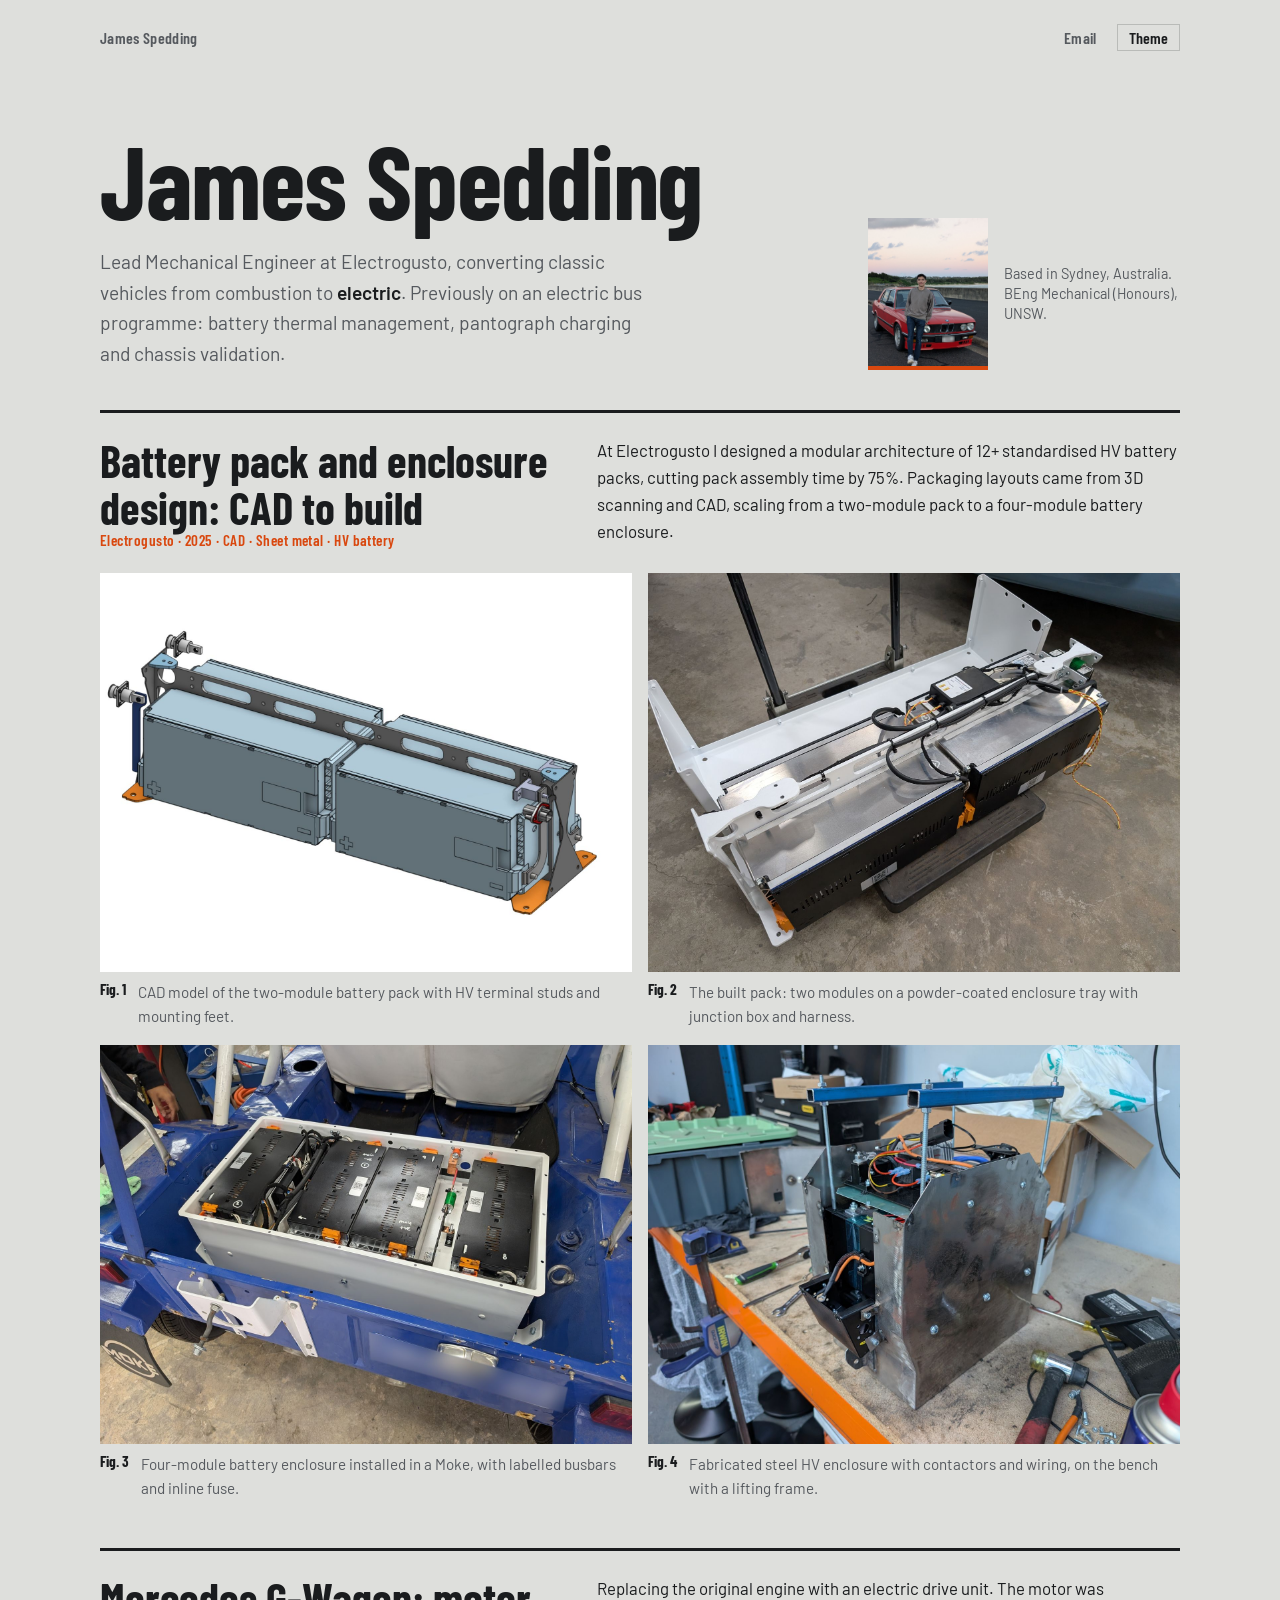
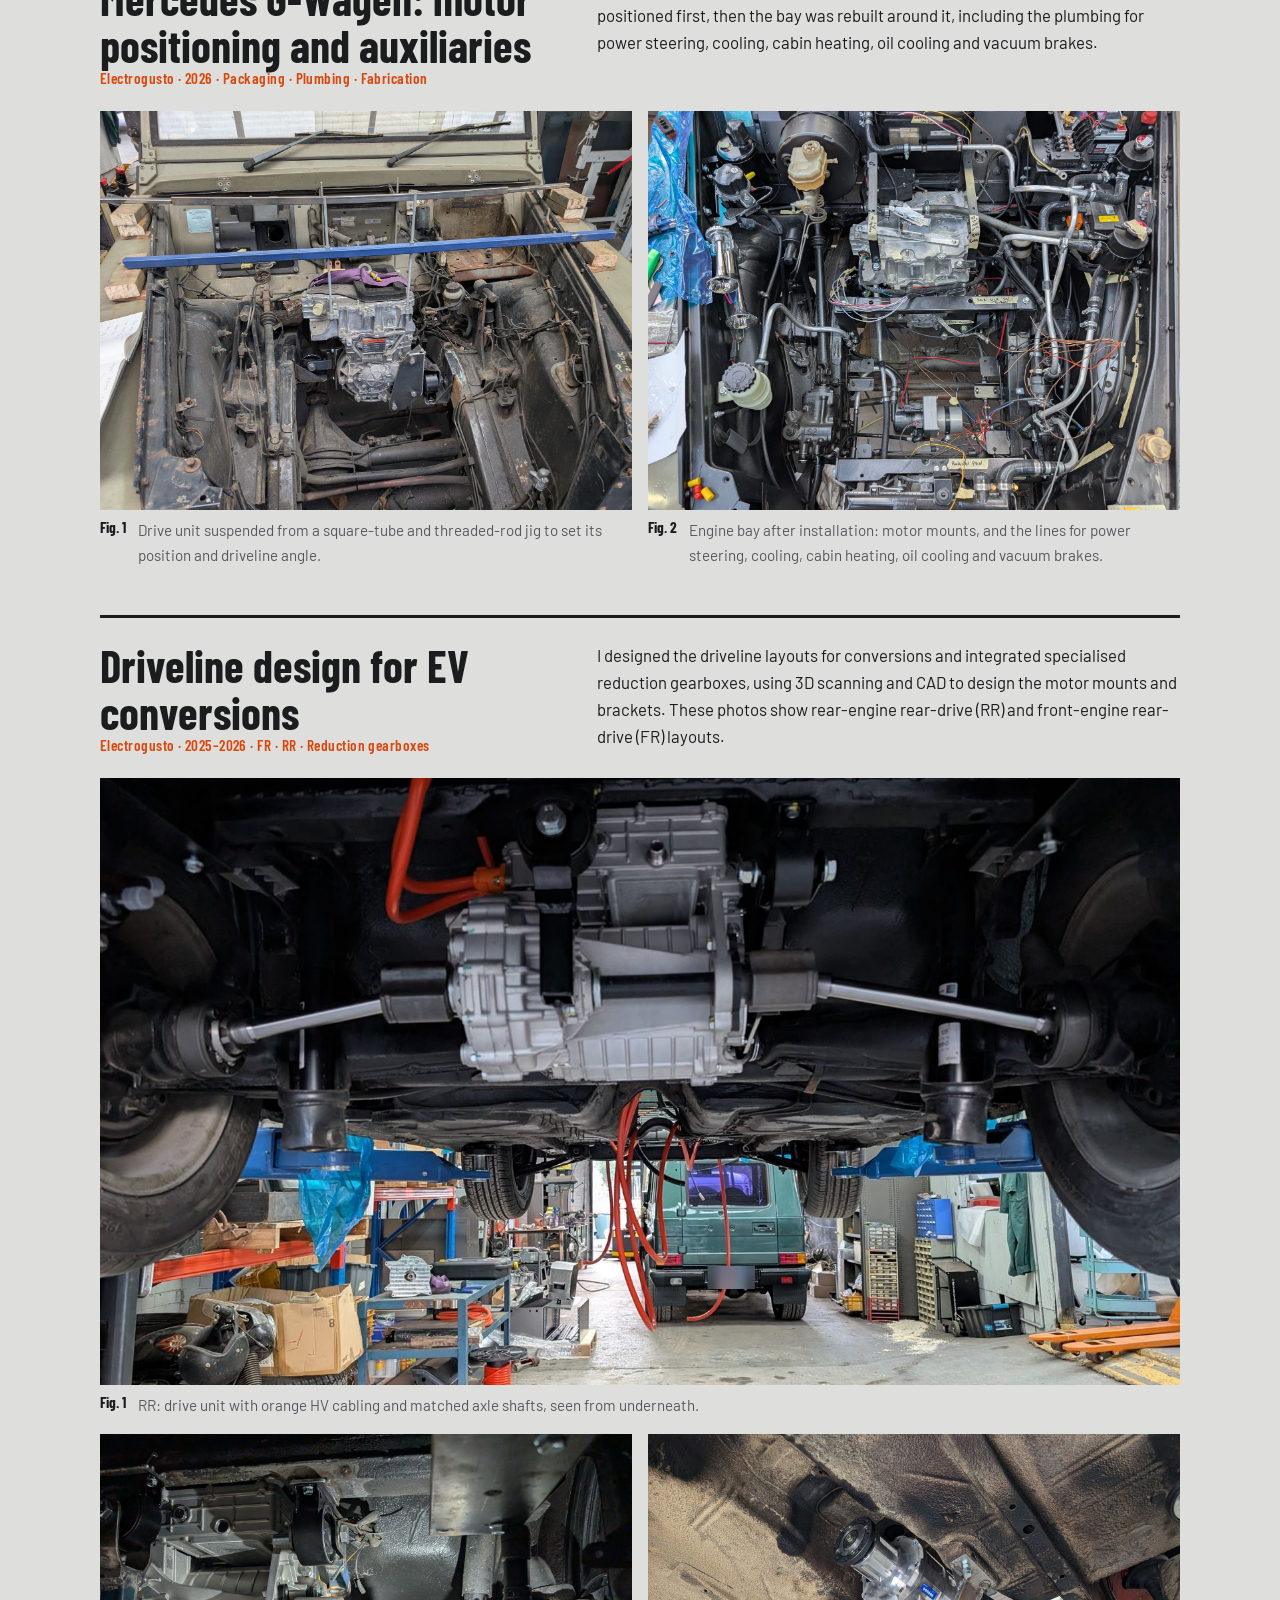
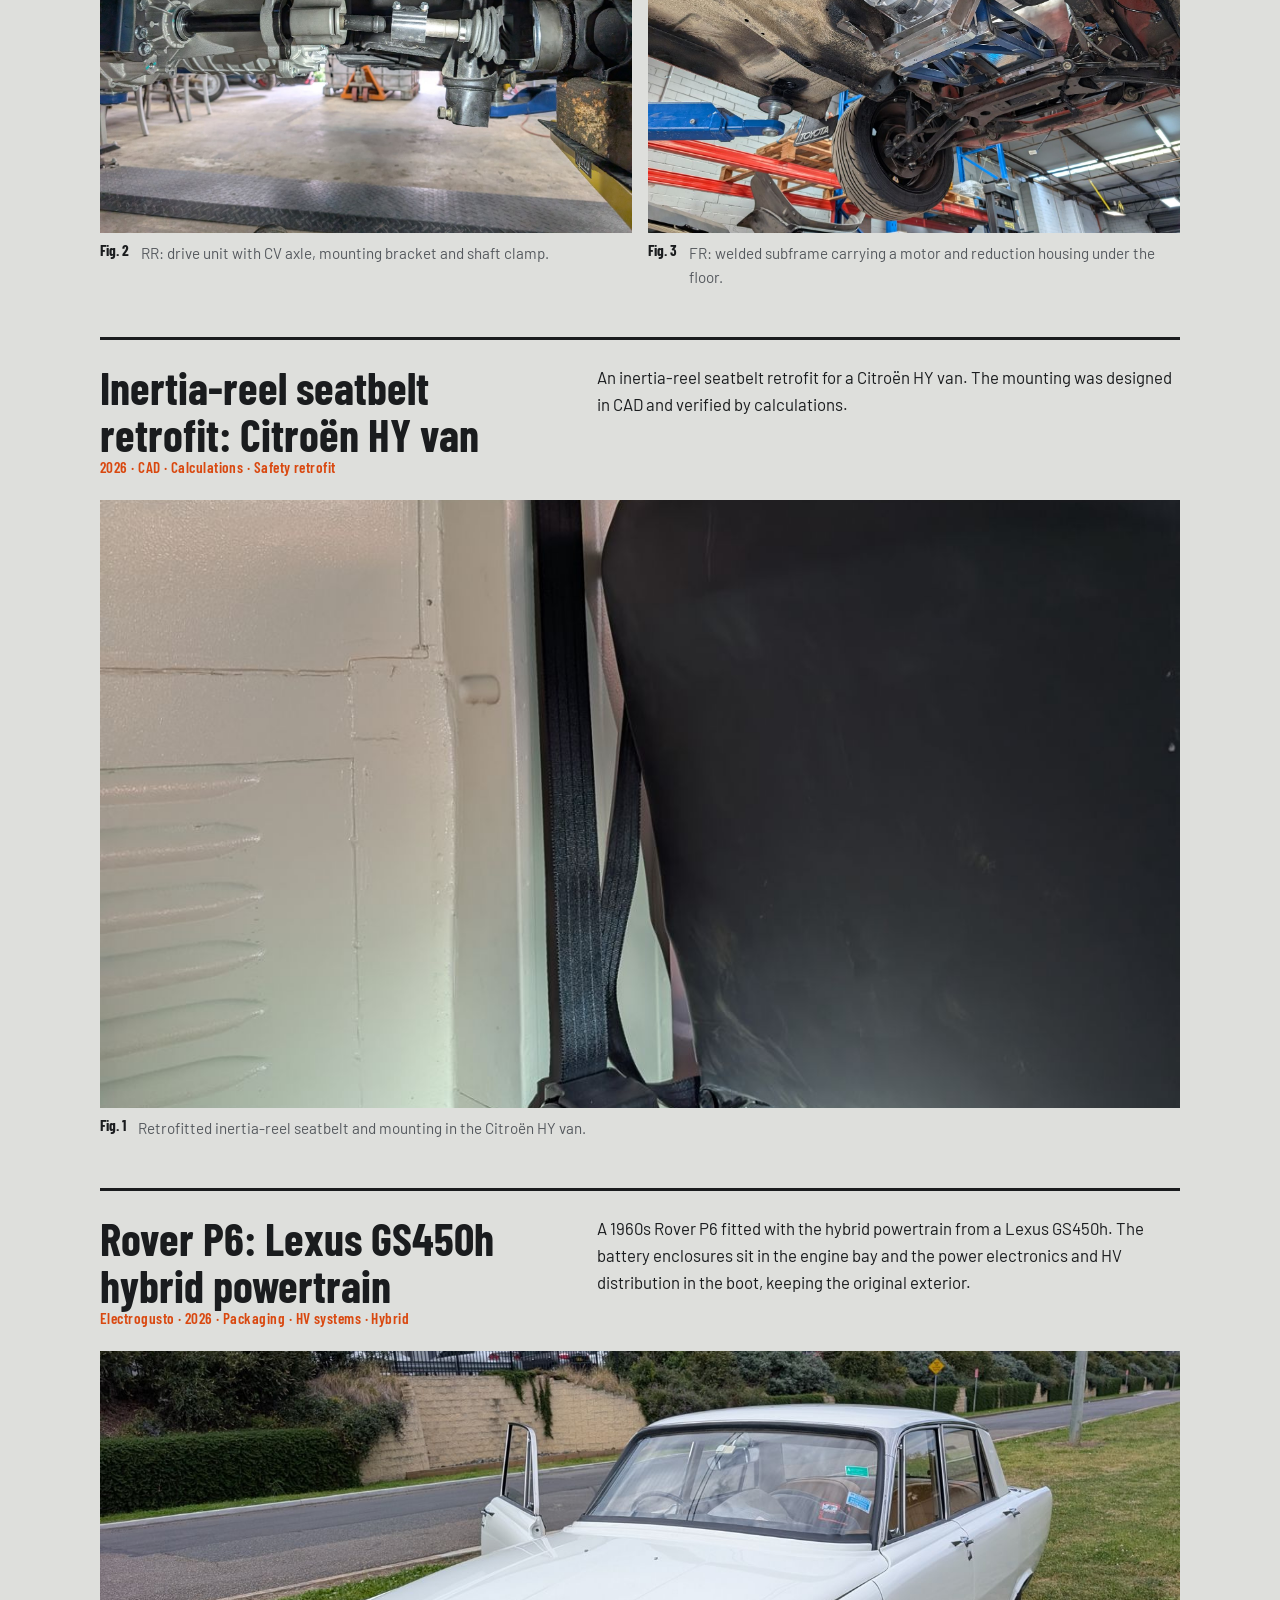
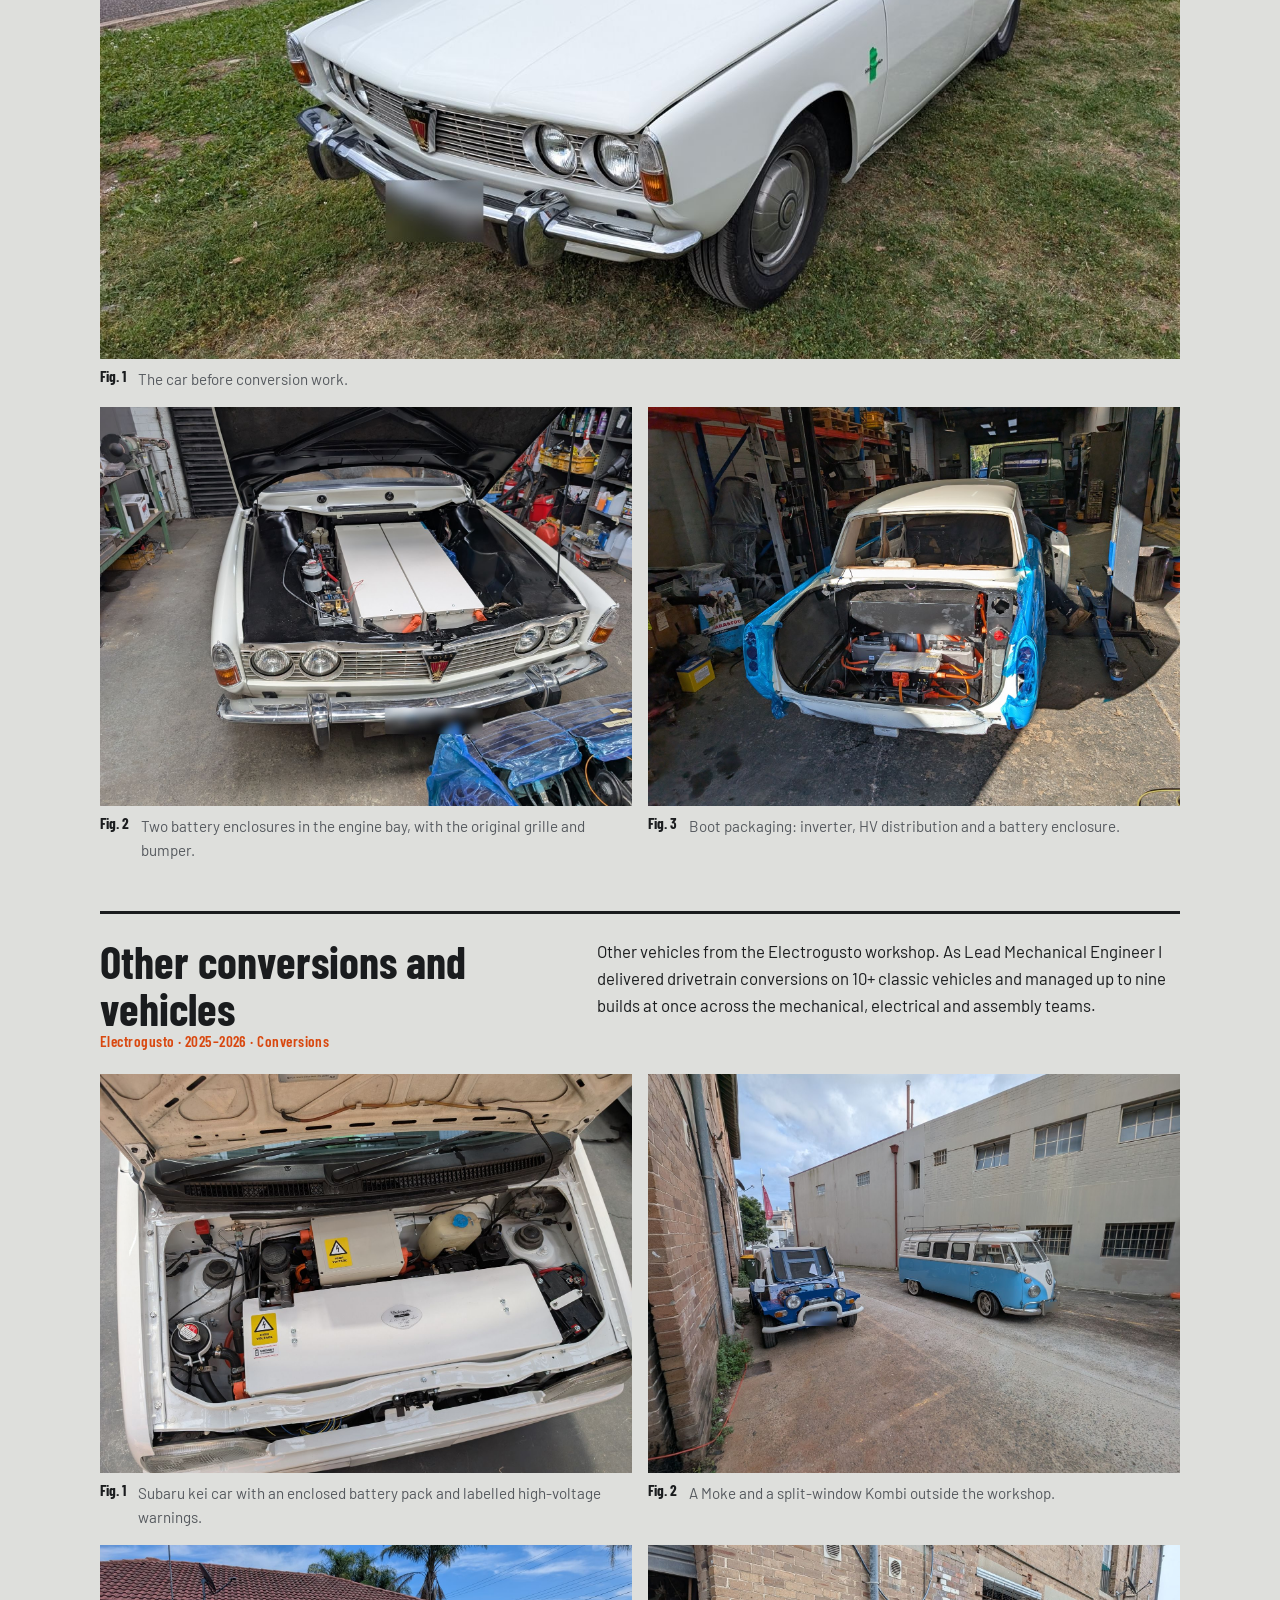
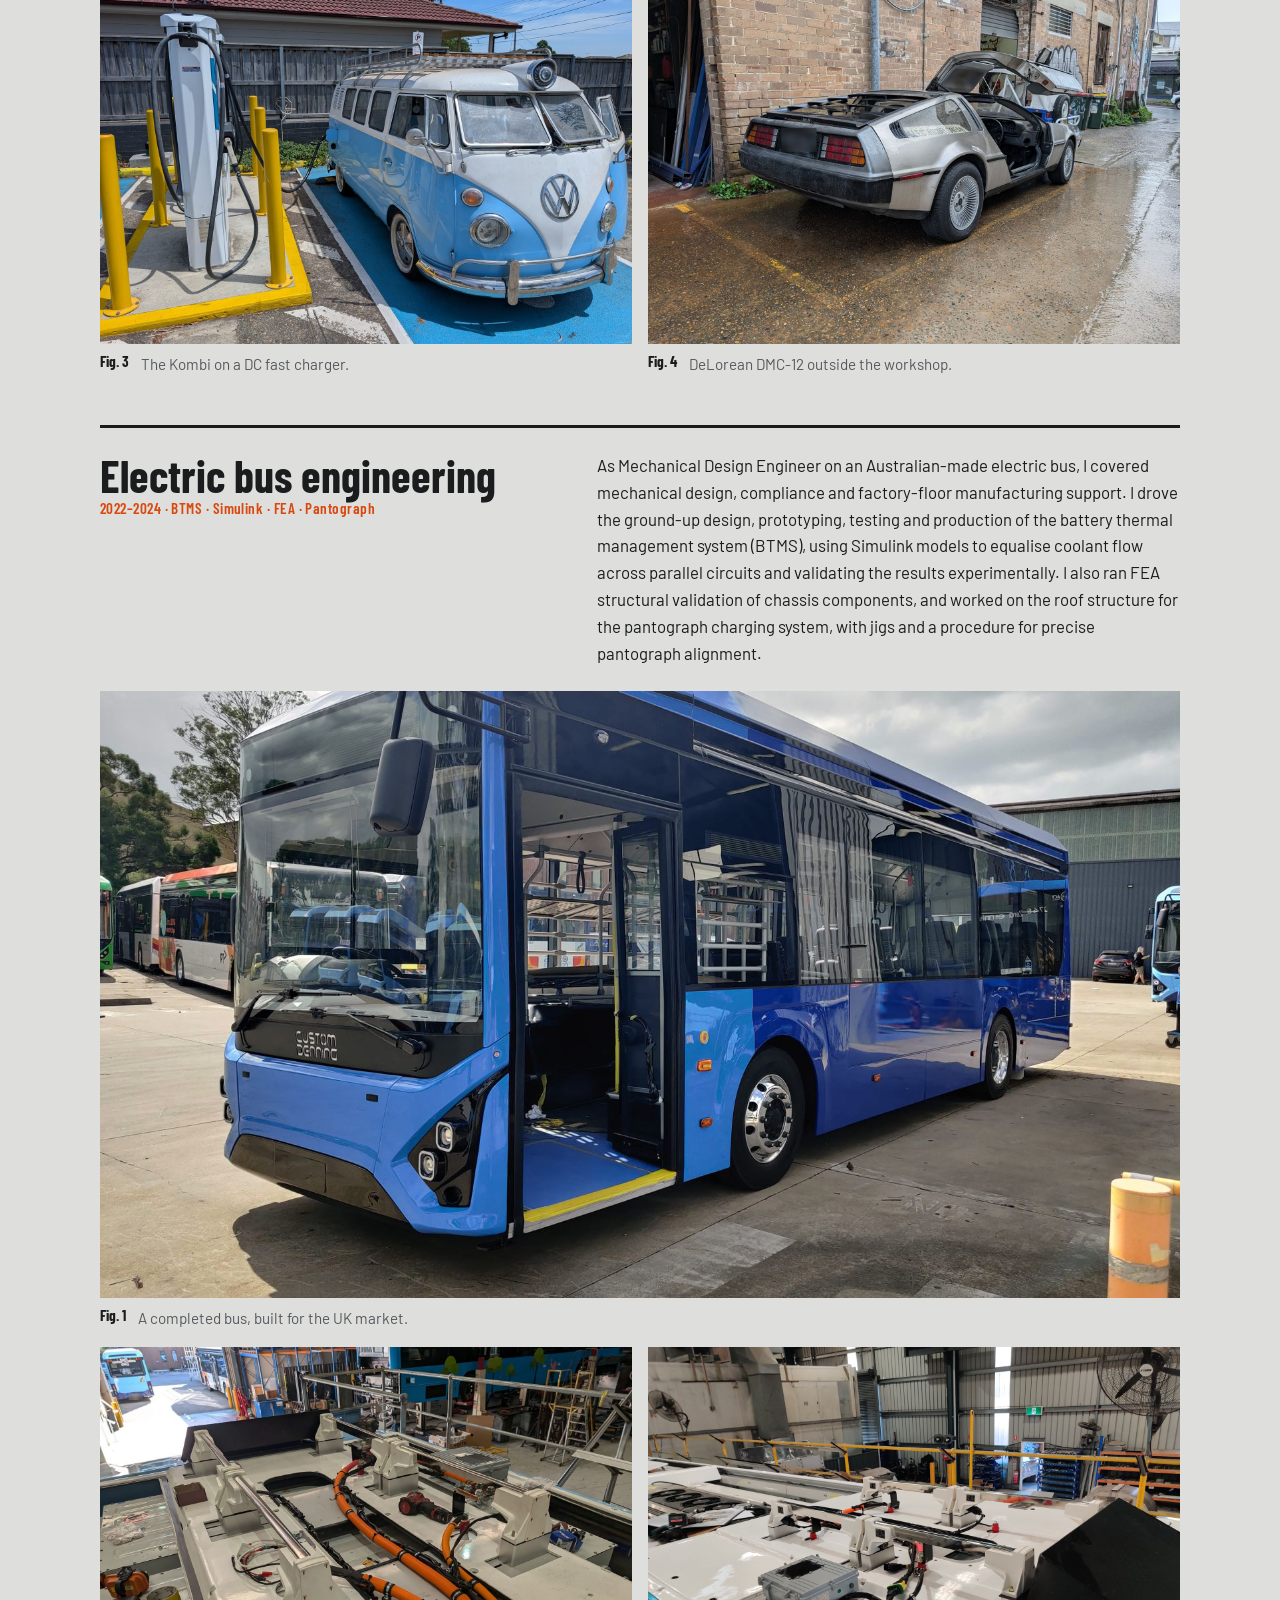
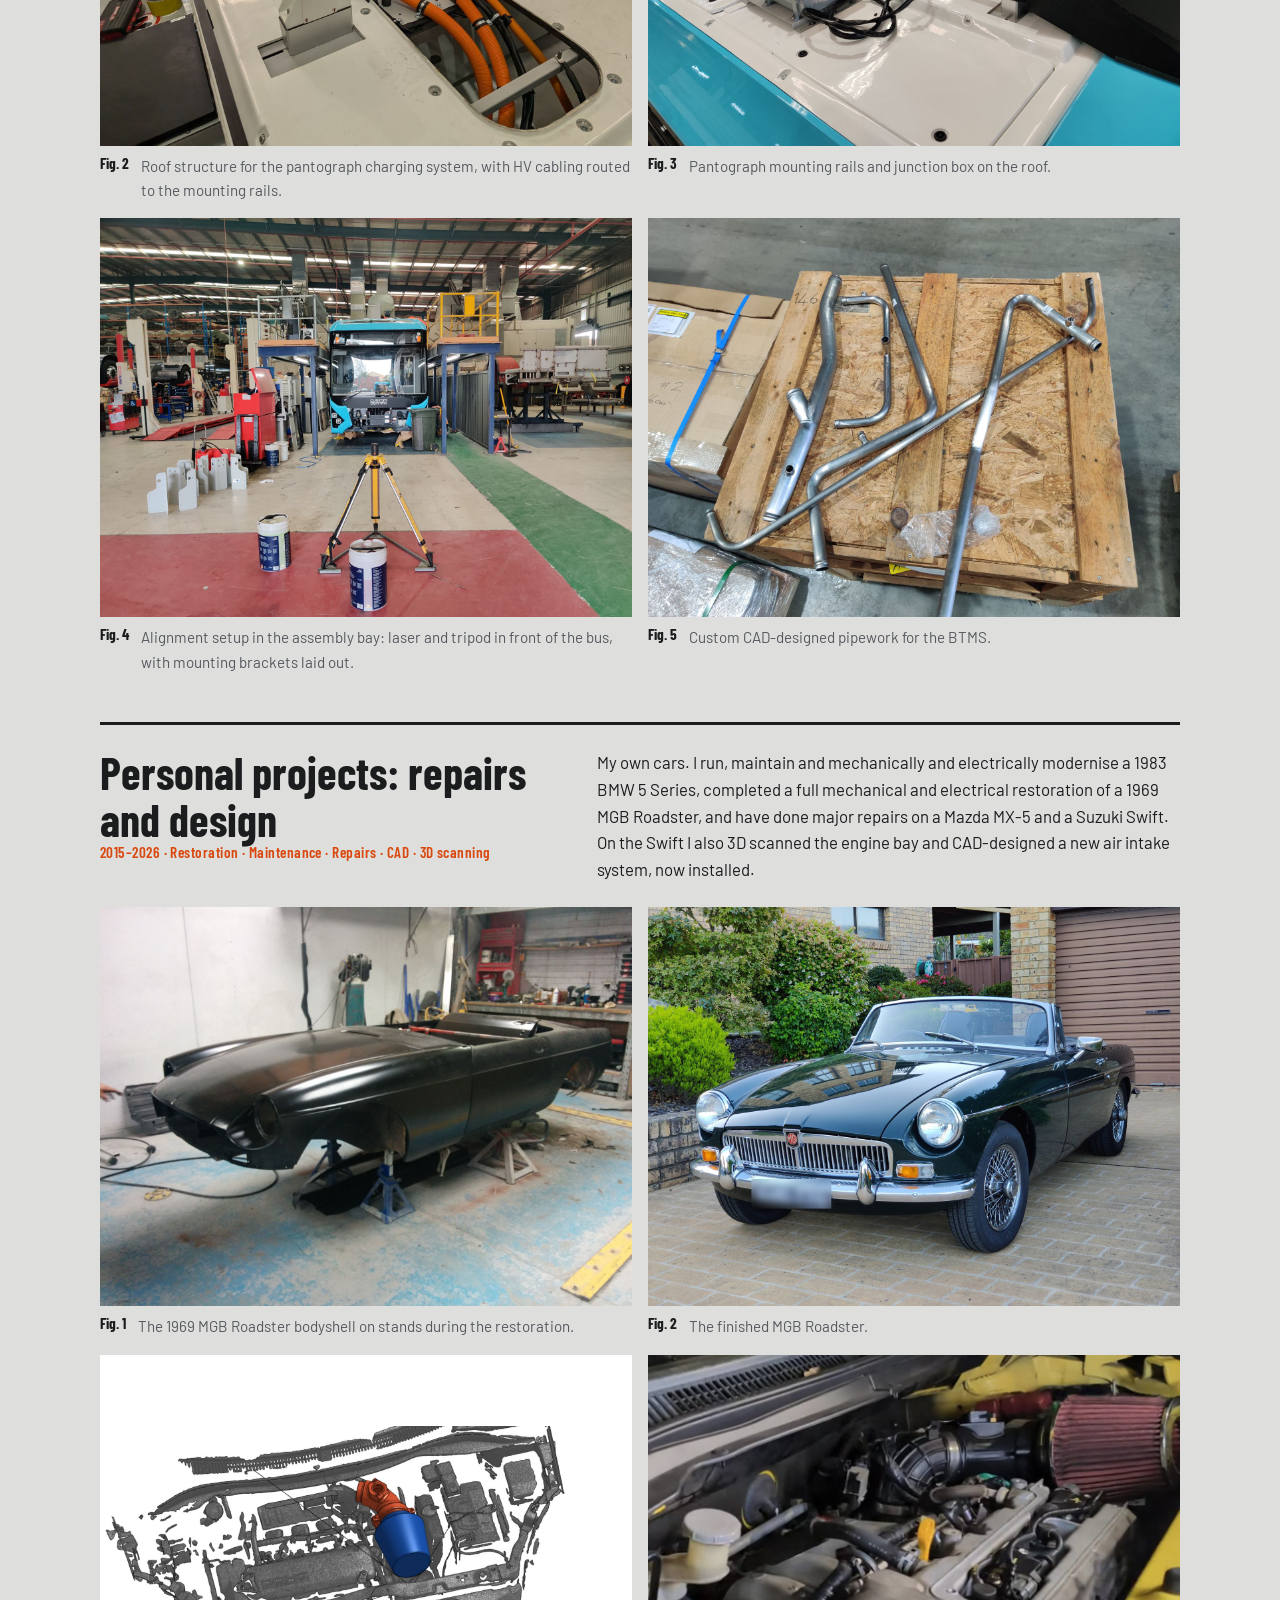
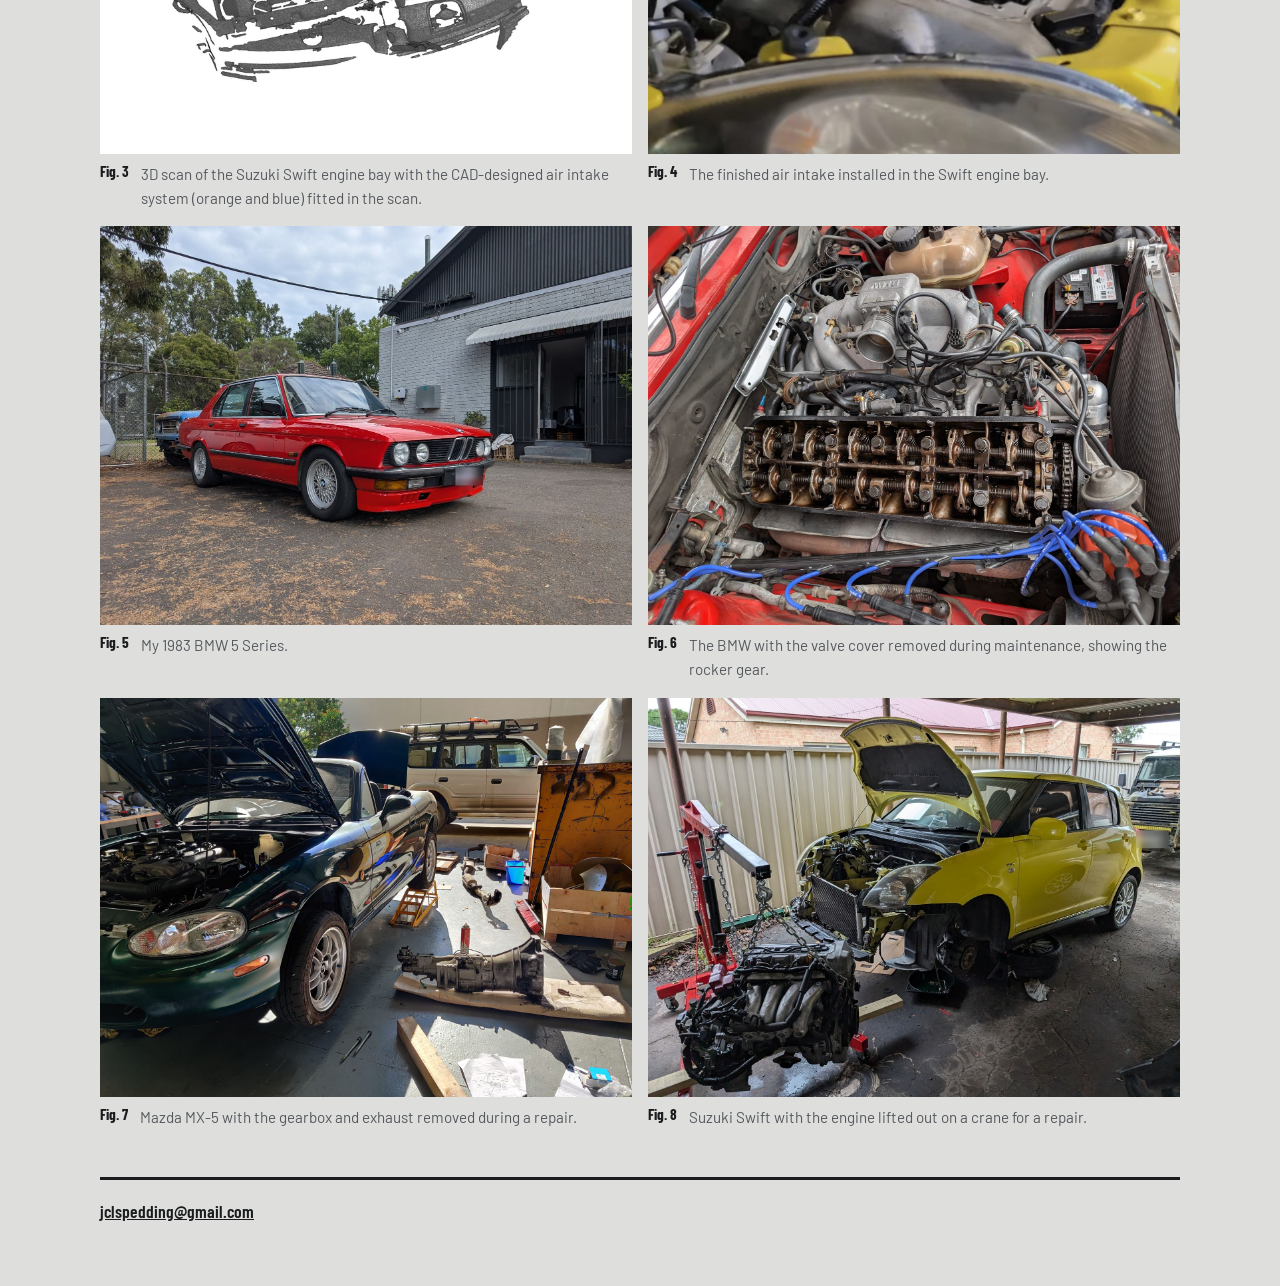
<file: index.html>
<!DOCTYPE html>
<html lang="en">
<head>
<meta charset="utf-8">
<meta name="viewport" content="width=device-width, initial-scale=1">
<title>James Spedding — Mechanical Engineering Projects</title>
<meta name="description" content="Mechanical engineering projects: electric buses, EV conversions, battery pack design, driveline layouts and fabrication.">
<link rel="preconnect" href="https://fonts.googleapis.com">
<link rel="preconnect" href="https://fonts.gstatic.com" crossorigin>
<link href="https://fonts.googleapis.com/css2?family=Barlow+Condensed:wght@600;700&family=Barlow:wght@400;500;600&display=swap" rel="stylesheet">
<style>
:root{--bg:#DEDFDC;--panel:#EDEDEB;--ink:#1A1C1E;--muted:#55595E;--line:#B9BBB8;--hv:#D9480F;--hv-ink:#fff;
--head:"Barlow Condensed","Arial Narrow",Arial,sans-serif;--body:"Barlow","Helvetica Neue",Arial,sans-serif}
@media (prefers-color-scheme:dark){:root:not([data-theme="light"]){--bg:#151617;--panel:#1E2022;--ink:#E8E8E5;--muted:#9A9EA3;--line:#33363A;--hv:#FF7A2F;--hv-ink:#151617}}
:root[data-theme="dark"]{--bg:#151617;--panel:#1E2022;--ink:#E8E8E5;--muted:#9A9EA3;--line:#33363A;--hv:#FF7A2F;--hv-ink:#151617}
*{box-sizing:border-box}
body{margin:0;background:var(--bg);color:var(--ink);font:400 1.05rem/1.6 var(--body)}
a{color:inherit}
:focus-visible{outline:3px solid var(--hv);outline-offset:3px}
.wrap{max-width:70rem;margin:0 auto;padding:1.5rem 1.25rem 4rem}
.bar{display:flex;justify-content:space-between;align-items:center;gap:1rem;font:600 1rem var(--head);letter-spacing:.02em}
.bar nav{display:flex;gap:1.25rem;align-items:center;flex-wrap:wrap}
.bar a{text-decoration:none;color:var(--muted)}
.bar a:hover{color:var(--ink)}
#theme{font:inherit;background:none;border:1px solid var(--line);color:var(--ink);padding:.2rem .7rem;cursor:pointer}
.hero{display:grid;grid-template-columns:1fr auto;gap:2rem 3rem;align-items:end;padding:clamp(2.5rem,7vw,5rem) 0 2.5rem}
h1{font:700 clamp(3rem,10vw,6.5rem)/.92 var(--head);margin:0 0 1.25rem;letter-spacing:-.01em}
.hero p{margin:0;max-width:34rem;font-size:1.2rem;color:var(--muted)}
.hero p b{color:var(--ink);font-weight:600}
.about{display:flex;gap:1rem;align-items:center}
.about img{width:7.5rem;height:9.5rem;object-fit:cover;border-bottom:4px solid var(--hv)}
.about small{display:block;max-width:11rem;color:var(--muted);font-size:.9rem;line-height:1.4}
.proj{border-top:3px solid var(--ink);padding:1.5rem 0 3rem}
.head{display:grid;grid-template-columns:minmax(0,1fr) minmax(0,1.3fr);gap:.5rem 3rem;margin-bottom:1.5rem}
.proj h2{font:700 clamp(1.9rem,4vw,2.8rem)/1.05 var(--head);margin:0}
.meta{margin:.5rem 0 0;font:600 .95rem var(--head);color:var(--hv);letter-spacing:.03em}
.head p{margin:0;max-width:38rem}
.figs{display:grid;grid-template-columns:1fr 1fr;gap:1rem}
.figs figure:first-child:nth-last-child(odd){grid-column:1/-1}
figure{margin:0}
figure button{display:block;width:100%;padding:0;border:0;background:var(--panel);cursor:zoom-in;aspect-ratio:4/3;overflow:hidden}
.figs figure:first-child:nth-last-child(odd) button{aspect-ratio:16/9}
figure img{width:100%;height:100%;object-fit:cover;display:block}
figure.fit img{object-fit:contain;background:#fff}
figcaption{display:flex;gap:.75rem;padding-top:.5rem;font-size:.95rem;color:var(--muted)}
figcaption b{font:700 .95rem var(--head);color:var(--ink);white-space:nowrap}
dialog{border:0;padding:0;background:transparent;max-width:min(94vw,90rem);max-height:94vh;color:#fff}
dialog::backdrop{background:rgba(10,10,10,.88)}
dialog img{display:block;max-width:100%;max-height:84vh;margin:0 auto}
dialog p{margin:.6rem 0 0;text-align:center}
footer{border-top:3px solid var(--ink);padding-top:1.25rem;display:flex;flex-wrap:wrap;gap:.5rem 2rem;font:600 1.1rem var(--head)}
@media (max-width:48rem){.hero,.head{grid-template-columns:1fr}.figs{grid-template-columns:1fr}.figs figure:first-child:nth-last-child(odd) button{aspect-ratio:4/3}}
</style>
</head>
<body>
<div class="wrap">
  <div class="bar">
    <a href="#top" id="brand">James Spedding</a>
    <nav id="nav"><a id="mail" href="mailto:you@example.com">Email</a><a id="gh" href="https://github.com/">GitHub</a><button id="theme" type="button" aria-label="Toggle color theme">Theme</button></nav>
  </div>

  <section class="hero" id="top">
    <div>
      <h1 id="name">James Spedding</h1>
      <p>Lead Mechanical Engineer at Electrogusto, converting classic vehicles from combustion to <b>electric</b>. Previously on an electric bus programme: battery thermal management, pantograph charging and chassis validation.</p>
    </div>
    <div class="about">
      <img src="images/portrait.jpg" alt="Portrait standing next to a red BMW" width="120" height="152">
      <small>Based in Sydney, Australia. BEng Mechanical (Honours), UNSW.</small>
    </div>
  </section>

  <main id="projects"></main>

  <footer><a id="mail2" href="mailto:you@example.com">you@example.com</a><a id="gh2" href="https://github.com/">github.com/your-handle</a></footer>
</div>

<dialog id="lb" aria-label="Enlarged photo"><img alt=""><p></p></dialog>

<script>
/* ===== EDIT THIS SECTION: details, then project text. Each fig is [image, caption, optional "fit"]. ===== */
const ME = { name:"James Spedding", email:"jclspedding@gmail.com", github:"" };

const PROJECTS = [
 { title:"Battery pack and enclosure design: CAD to build", meta:"Electrogusto · 2025 · CAD · Sheet metal · HV battery",
   text:"At Electrogusto I designed a modular architecture of 12+ standardised HV battery packs, cutting pack assembly time by 75%. Packaging layouts came from 3D scanning and CAD, scaling from a two-module pack to a four-module battery enclosure.",
   figs:[["battery-cad","CAD model of the two-module battery pack with HV terminal studs and mounting feet.","fit"],
         ["battery-module-pair","The built pack: two modules on a powder-coated enclosure tray with junction box and harness."],
         ["moke-battery-box","Four-module battery enclosure installed in a Moke, with labelled busbars and inline fuse."],
         ["hv-enclosure","Fabricated steel HV enclosure with contactors and wiring, on the bench with a lifting frame."]] },
 { title:"Mercedes G-Wagen: motor positioning and auxiliaries", meta:"Electrogusto · 2026 · Packaging · Plumbing · Fabrication",
   text:"Replacing the original engine with an electric drive unit. The motor was positioned first, then the bay was rebuilt around it, including the plumbing for power steering, cooling, cabin heating, oil cooling and vacuum brakes.",
   figs:[["gwagen-motor-mockup","Drive unit suspended from a square-tube and threaded-rod jig to set its position and driveline angle."],
         ["gwagen-bay","Engine bay after installation: motor mounts, and the lines for power steering, cooling, cabin heating, oil cooling and vacuum brakes."]] },
 { title:"Driveline design for EV conversions", meta:"Electrogusto · 2025–2026 · FR · RR · Reduction gearboxes",
   text:"I designed the driveline layouts for conversions and integrated specialised reduction gearboxes, using 3D scanning and CAD to design the motor mounts and brackets. These photos show rear-engine rear-drive (RR) and front-engine rear-drive (FR) layouts.",
   figs:[["underbody-drive","RR: drive unit with orange HV cabling and matched axle shafts, seen from underneath."],
         ["drive-unit-axle","RR: drive unit with CV axle, mounting bracket and shaft clamp."],
         ["motor-subframe","FR: welded subframe carrying a motor and reduction housing under the floor."]] },
 { title:"Inertia-reel seatbelt retrofit: Citroën HY van", meta:"2026 · CAD · Calculations · Safety retrofit",
   text:"An inertia-reel seatbelt retrofit for a Citroën HY van. The mounting was designed in CAD and verified by calculations.",
   figs:[["seatbelt","Retrofitted inertia-reel seatbelt and mounting in the Citroën HY van."]] },
 { title:"Rover P6: Lexus GS450h hybrid powertrain", meta:"Electrogusto · 2026 · Packaging · HV systems · Hybrid",
   text:"A 1960s Rover P6 fitted with the hybrid powertrain from a Lexus GS450h. The battery enclosures sit in the engine bay and the power electronics and HV distribution in the boot, keeping the original exterior.",
   figs:[["rover-p6","The car before conversion work."],
         ["rover-bay","Two battery enclosures in the engine bay, with the original grille and bumper."],
         ["rover-boot","Boot packaging: inverter, HV distribution and a battery enclosure."]] },
 { title:"Other conversions and vehicles", meta:"Electrogusto · 2025–2026 · Conversions",
   text:"Other vehicles from the Electrogusto workshop. As Lead Mechanical Engineer I delivered drivetrain conversions on 10+ classic vehicles and managed up to nine builds at once across the mechanical, electrical and assembly teams.",
   figs:[["subaru-bay","Subaru kei car with an enclosed battery pack and labelled high-voltage warnings."],
         ["moke-and-kombi","A Moke and a split-window Kombi outside the workshop."],
         ["kombi-charging","The Kombi on a DC fast charger."],
         ["delorean","DeLorean DMC-12 outside the workshop."]] },
 { title:"Electric bus engineering", meta:"2022–2024 · BTMS · Simulink · FEA · Pantograph",
   text:"As Mechanical Design Engineer on an Australian-made electric bus, I covered mechanical design, compliance and factory-floor manufacturing support. I drove the ground-up design, prototyping, testing and production of the battery thermal management system (BTMS), using Simulink models to equalise coolant flow across parallel circuits and validating the results experimentally. I also ran FEA structural validation of chassis components, and worked on the roof structure for the pantograph charging system, with jigs and a procedure for precise pantograph alignment.",
   figs:[["bus-uk-market","A completed bus, built for the UK market."],
         ["bus-roof-structure","Roof structure for the pantograph charging system, with HV cabling routed to the mounting rails."],
         ["bus-roof-rails","Pantograph mounting rails and junction box on the roof."],
         ["bus-alignment-setup","Alignment setup in the assembly bay: laser and tripod in front of the bus, with mounting brackets laid out."],
         ["bus-btms-pipes","Custom CAD-designed pipework for the BTMS."]] },
 { title:"Personal projects: repairs and design", meta:"2015–2026 · Restoration · Maintenance · Repairs · CAD · 3D scanning",
   text:"My own cars. I run, maintain and mechanically and electrically modernise a 1983 BMW 5 Series, completed a full mechanical and electrical restoration of a 1969 MGB Roadster, and have done major repairs on a Mazda MX-5 and a Suzuki Swift. On the Swift I also 3D scanned the engine bay and CAD-designed a new air intake system, now installed.",
   figs:[["mgb-shell","The 1969 MGB Roadster bodyshell on stands during the restoration."],
         ["mgb-finished","The finished MGB Roadster."],
         ["swift-intake-cad","3D scan of the Suzuki Swift engine bay with the CAD-designed air intake system (orange and blue) fitted in the scan.","fit"],
         ["swift-intake-installed","The finished air intake installed in the Swift engine bay."],
         ["bmw-5-series","My 1983 BMW 5 Series."],
         ["bmw-valve-cover-off","The BMW with the valve cover removed during maintenance, showing the rocker gear."],
         ["mx5-gearbox-out","Mazda MX-5 with the gearbox and exhaust removed during a repair."],
         ["swift-engine-out","Suzuki Swift with the engine lifted out on a crane for a repair."]] }
];
/* ========================================================== */

const $ = id => document.getElementById(id);
const el = (t, a, ...k) => { const n = document.createElement(t); for (const x in a||{}) n.setAttribute(x, a[x]); n.append(...k); return n; };

document.title = ME.name + " — Mechanical Engineering Projects";
$("name").textContent = ME.name; $("brand").textContent = ME.name;
["mail","mail2"].forEach(i => { $(i).href = "mailto:" + ME.email; });
$("mail2").textContent = ME.email;
["gh","gh2"].forEach(i => { $(i).href = "https://github.com/" + ME.github; });
$("gh2").textContent = "github.com/" + ME.github;
if (!ME.github) ["gh","gh2"].forEach(i => { $(i).style.display = "none"; });

const lb = $("lb");
lb.addEventListener("click", () => lb.close());

const main = $("projects");
PROJECTS.forEach(p => {
  const figs = el("div", {class:"figs"});
  p.figs.forEach(([img, cap, fit], i) => {
    const src = "images/" + img + ".jpg";
    const im = el("img", {src, alt:cap, loading:"lazy"});
    const btn = el("button", {type:"button", "aria-label":"Enlarge: " + cap}, im);
    btn.addEventListener("click", () => { const big = lb.querySelector("img"); big.src = src; big.alt = cap; lb.querySelector("p").textContent = cap; lb.showModal(); });
    figs.append(el("figure", fit ? {class:"fit"} : {}, btn, el("figcaption", {}, el("b", {}, "Fig. " + (i+1)), cap)));
  });
  main.append(el("section", {class:"proj"},
    el("div", {class:"head"}, el("div", {}, el("h2", {}, p.title), el("p", {class:"meta"}, p.meta)), el("p", {}, p.text)),
    figs));
});

const root = document.documentElement;
try { const t = localStorage.getItem("theme"); if (t) root.dataset.theme = t; } catch(e){}
$("theme").addEventListener("click", () => {
  const dark = root.dataset.theme ? root.dataset.theme === "dark" : matchMedia("(prefers-color-scheme:dark)").matches;
  root.dataset.theme = dark ? "light" : "dark";
  try { localStorage.setItem("theme", root.dataset.theme); } catch(e){}
});
</script>
</body>
</html>
</file>
